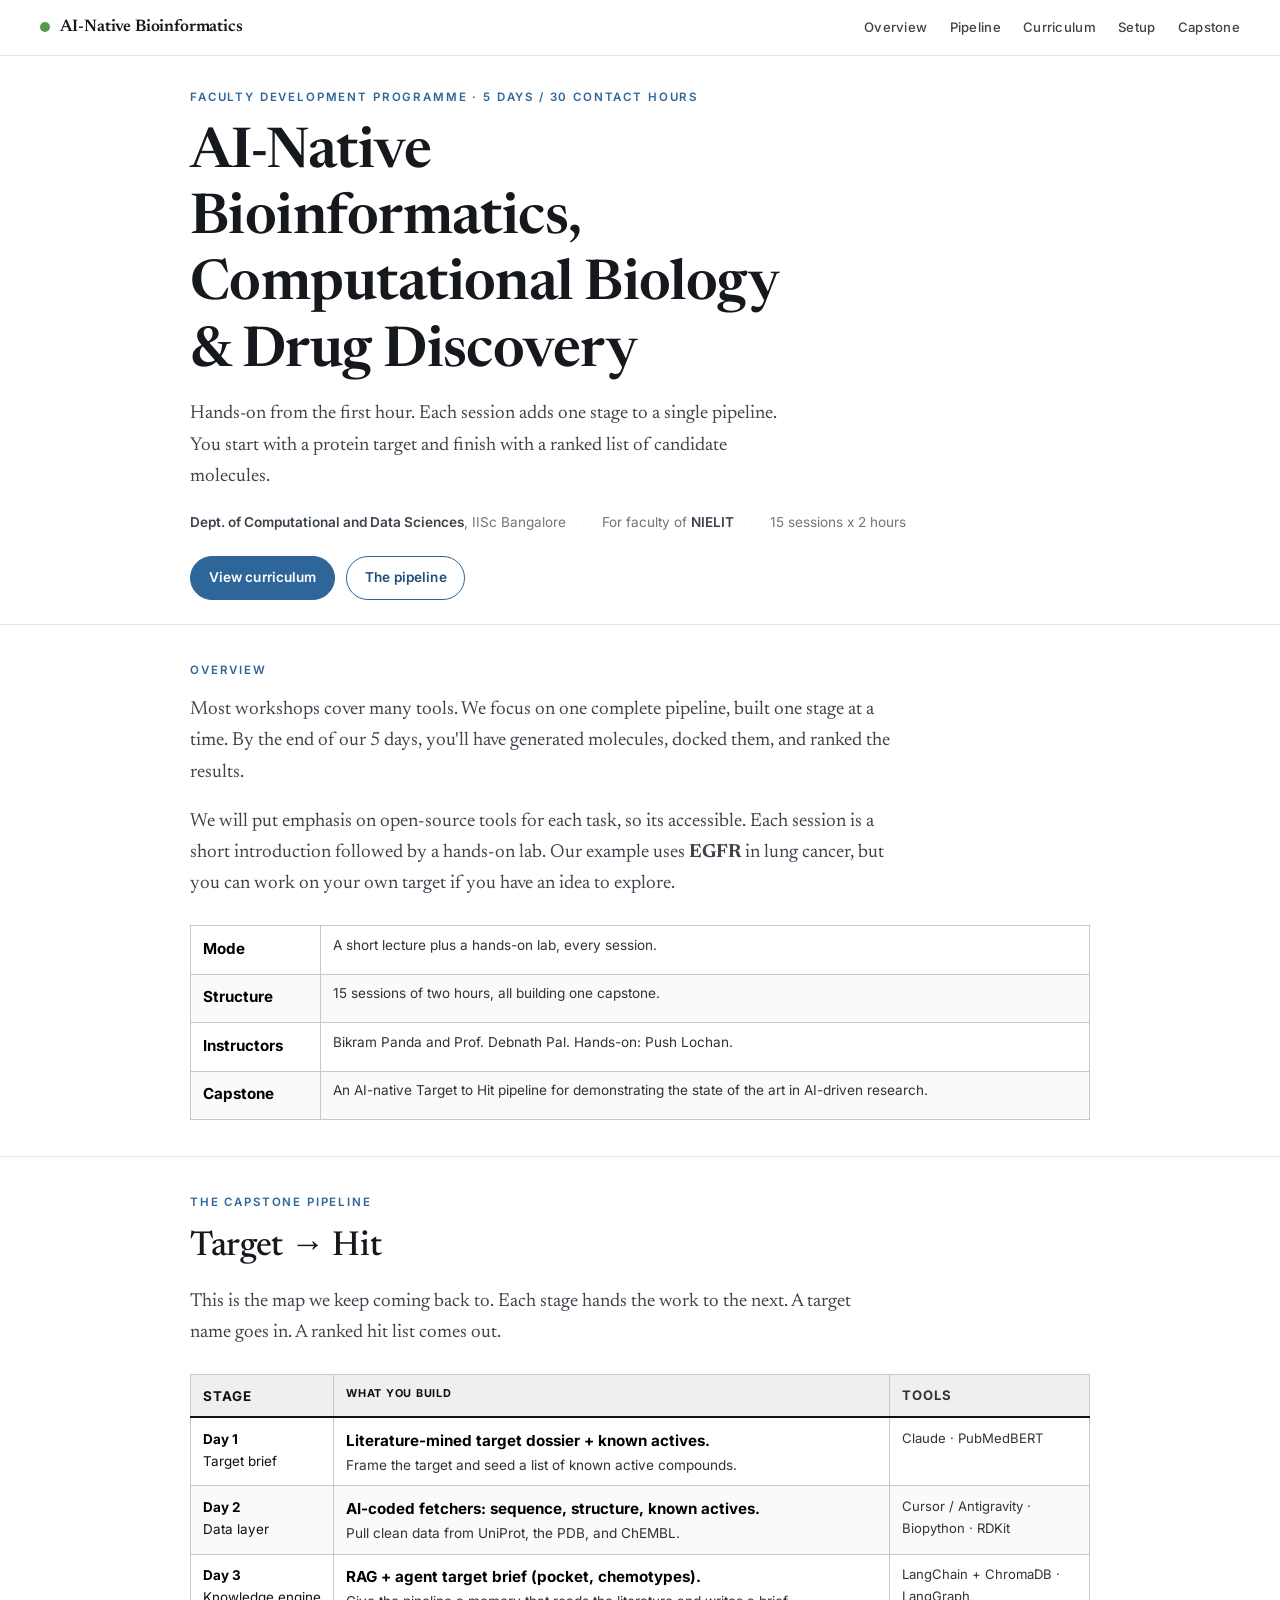
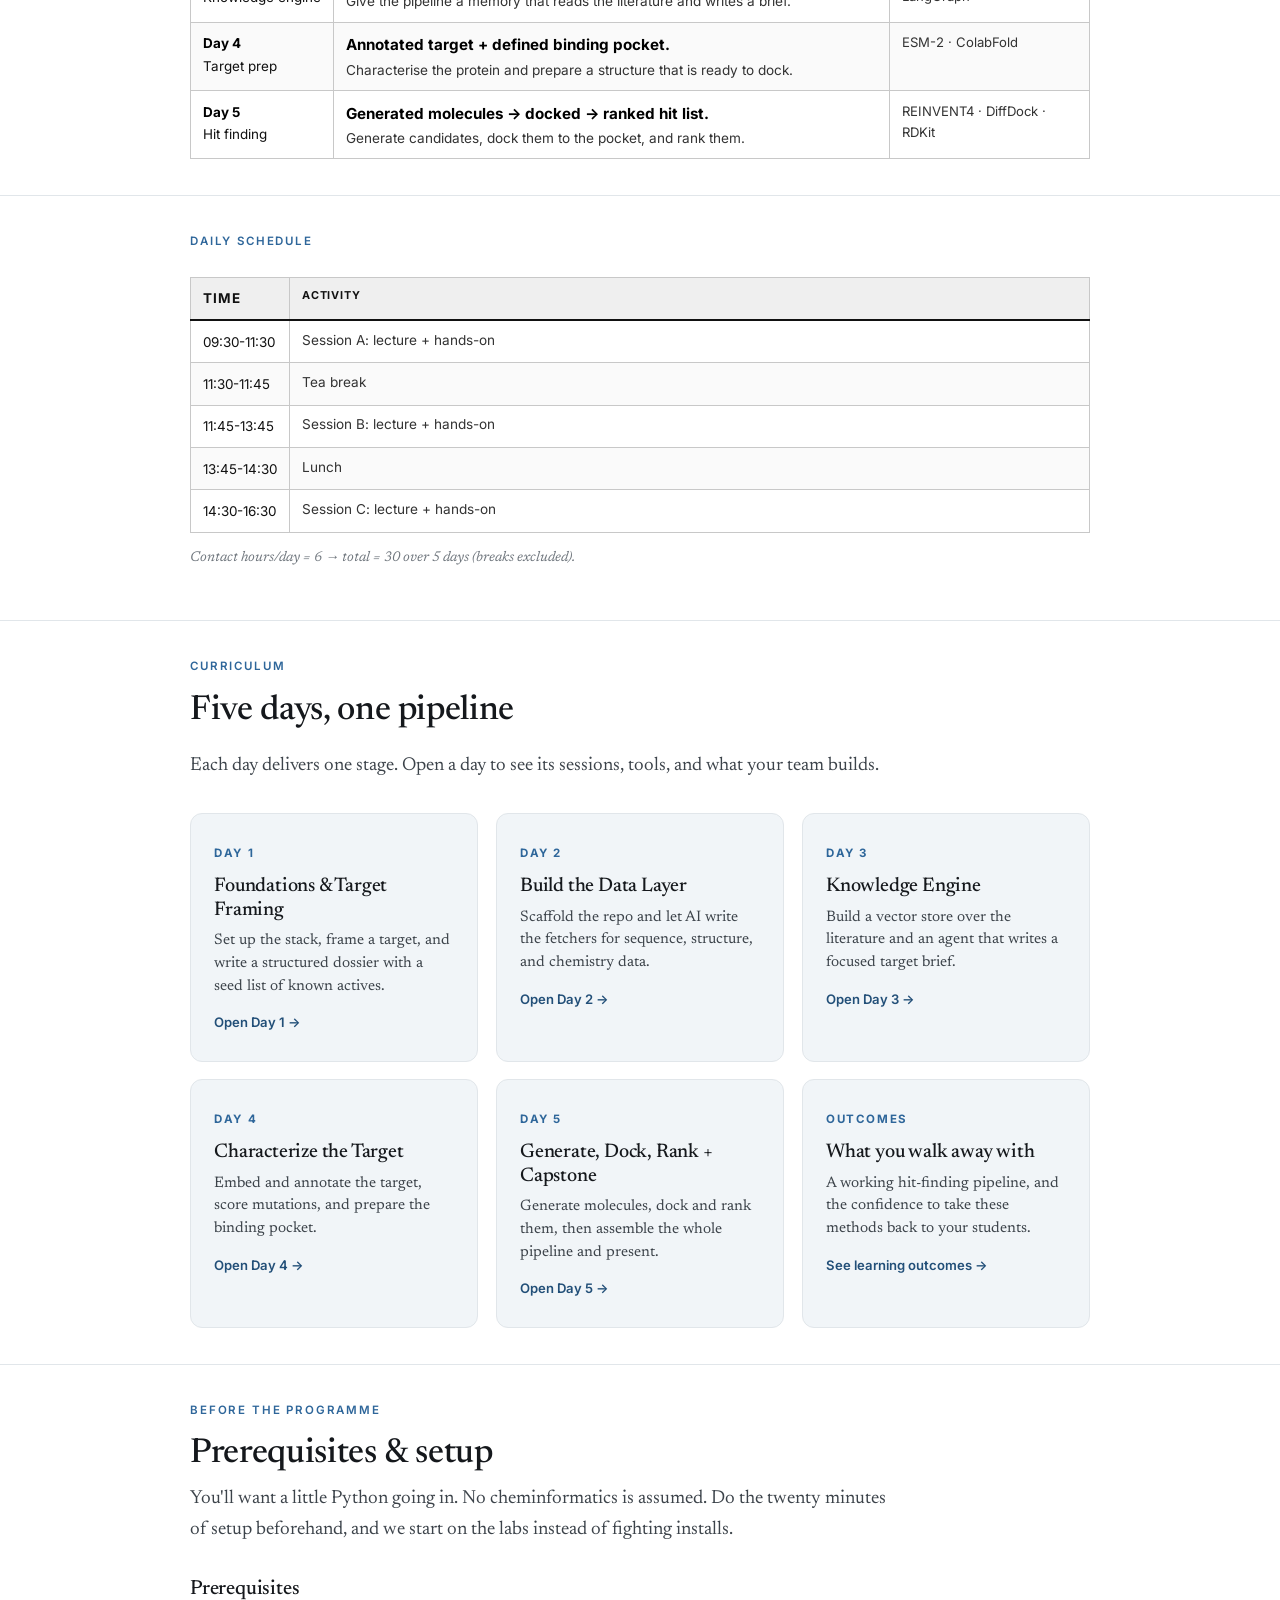
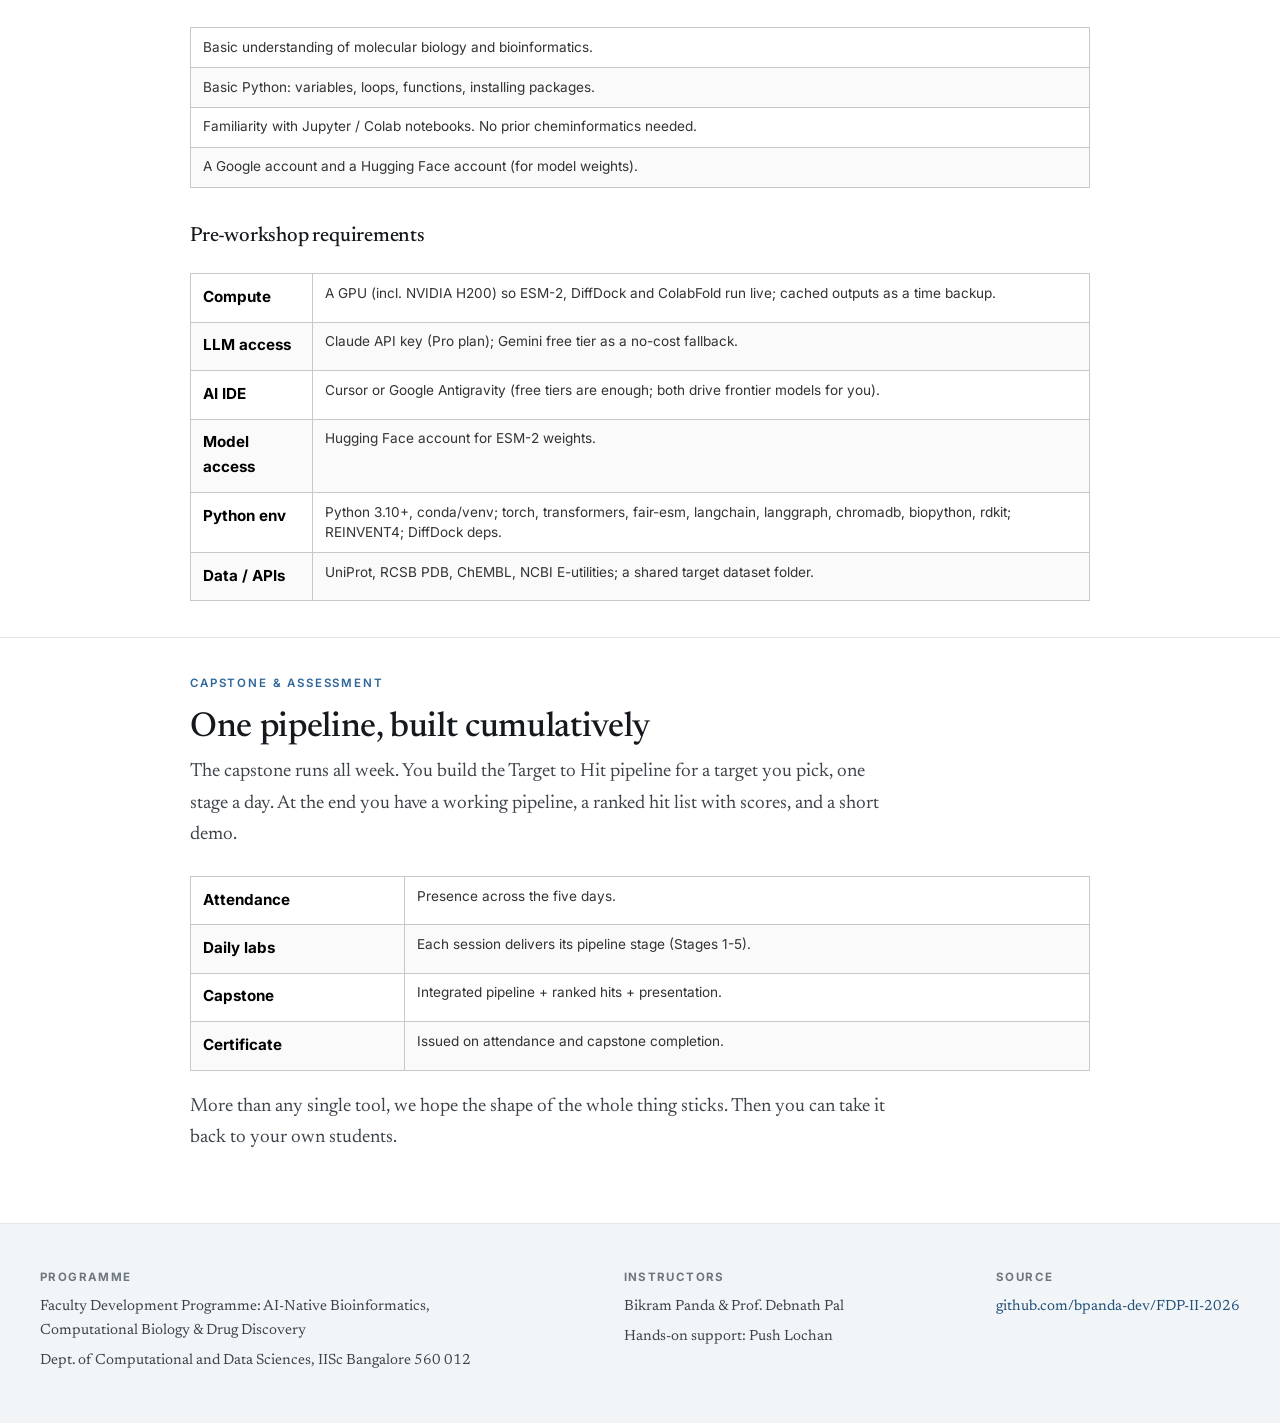
<file: index.html>
<!DOCTYPE html>
<html lang="en">

<head>
  <meta charset="UTF-8" />
  <meta name="viewport" content="width=device-width, initial-scale=1.0" />
  <title>AI-Native Bioinformatics: Faculty Development Programme · IISc Bangalore</title>
  <meta name="description"
    content="A 5-day, hands-on Faculty Development Programme on AI-Native Bioinformatics, Computational Biology & Drug Discovery. Build one Target → Hit pipeline, one stage per day." />
  <link rel="preconnect" href="https://fonts.googleapis.com" />
  <link rel="preconnect" href="https://fonts.gstatic.com" crossorigin />
  <link
    href="https://fonts.googleapis.com/css2?family=Newsreader:ital,opsz,wght@0,6..72,400;0,6..72,500;0,6..72,600;1,6..72,400&family=Inter:wght@400;500;600;700&display=swap"
    rel="stylesheet" />
  <link rel="stylesheet" href="styles.css" />
</head>

<body class="home">

  <header class="nav">
    <div class="nav-inner">
      <a class="brand" href="index.html"><span class="dot"></span> AI-Native Bioinformatics</a>
      <nav class="nav-links">
        <a href="#overview">Overview</a>
        <a href="#pipeline">Pipeline</a>
        <a href="#curriculum">Curriculum</a>
        <a href="#prerequisites">Setup</a>
        <a href="#capstone">Capstone</a>
      </nav>
    </div>
  </header>

  <!-- HERO -->
  <section class="hero">
    <div class="wrap">
      <p class="eyebrow">Faculty Development Programme · 5 days / 30 contact hours</p>
      <h1>AI-Native Bioinformatics, Computational Biology &amp; Drug Discovery</h1>
      <p class="lead">Hands-on from the first hour. Each session adds one stage to a single
        pipeline. You start with a protein target and finish with a ranked list of candidate
        molecules.</p>
      <div class="meta-line">
        <span><strong>Dept. of Computational and Data Sciences</strong>, IISc Bangalore</span>
        <span class="sep">·</span>
        <span>For faculty of <strong>NIELIT</strong></span>
        <span class="sep">·</span>
        <span>15 sessions x 2 hours</span>
      </div>
      <div class="btn-row">
        <a class="btn" href="#curriculum">View curriculum</a>
        <a class="btn ghost" href="#pipeline">The pipeline</a>
      </div>
    </div>
  </section>

  <!-- OVERVIEW -->
  <section class="section" id="overview">
    <div class="wrap">
      <p class="eyebrow">Overview</p>
      <div class="prose">
        <p>Most workshops cover many tools. We focus on one complete pipeline, built one stage at a time. By the end of
          our 5 days, you'll have generated molecules, docked them, and ranked the results.</p>
        <p>We will put emphasis on open-source tools for each task, so its accessible. Each session is a short
          introduction followed by a hands-on lab. Our example uses <strong>EGFR</strong> in lung cancer, but you can
          work on your own target if you have an idea to explore.</p>
      </div>
      <div class="sx-wrap">
        <table class="sx">
          <tbody>
            <tr>
              <td><span class="sx-title">Mode</span></td>
              <td><span class="sx-desc">A short lecture plus a hands-on lab, every session.</span></td>
            </tr>
            <tr>
              <td><span class="sx-title">Structure</span></td>
              <td><span class="sx-desc">15 sessions of two hours, all building one capstone.</span></td>
            </tr>
            <tr>
              <td><span class="sx-title">Instructors</span></td>
              <td><span class="sx-desc">Bikram Panda and Prof. Debnath Pal. Hands-on: Push Lochan.</span></td>
            </tr>
            <tr>
              <td><span class="sx-title">Capstone</span></td>
              <td><span class="sx-desc">An AI-native Target to Hit pipeline for demonstrating the state of the art in
                  AI-driven research.</span></td>
            </tr>
          </tbody>
        </table>
      </div>
    </div>
  </section>

  <!-- PIPELINE -->
  <section class="section" id="pipeline">
    <div class="wrap">
      <p class="eyebrow">The capstone pipeline</p>
      <h2>Target → Hit</h2>
      <p class="lead prose">This is the map we keep coming back to. Each stage hands the work to the
        next. A target name goes in. A ranked hit list comes out.</p>

      <div class="sx-wrap">
        <table class="sx">
          <thead>
            <tr>
              <th class="sx-time">Stage</th>
              <th>What you build</th>
              <th class="sx-tools">Tools</th>
            </tr>
          </thead>
          <tbody>
            <tr>
              <td class="sx-time"><span class="sx-stage">Day 1</span><br />Target brief</td>
              <td><span class="sx-title">Literature-mined target dossier + known actives.</span><span
                  class="sx-desc">Frame the target and seed a list of known active compounds.</span></td>
              <td class="sx-tools">Claude · PubMedBERT</td>
            </tr>
            <tr>
              <td class="sx-time"><span class="sx-stage">Day 2</span><br />Data layer</td>
              <td><span class="sx-title">AI-coded fetchers: sequence, structure, known actives.</span><span
                  class="sx-desc">Pull clean data from UniProt, the PDB, and ChEMBL.</span></td>
              <td class="sx-tools">Cursor / Antigravity · Biopython · RDKit</td>
            </tr>
            <tr>
              <td class="sx-time"><span class="sx-stage">Day 3</span><br />Knowledge engine</td>
              <td><span class="sx-title">RAG + agent target brief (pocket, chemotypes).</span><span class="sx-desc">Give
                  the pipeline a memory that reads the literature and writes a brief.</span></td>
              <td class="sx-tools">LangChain + ChromaDB · LangGraph</td>
            </tr>
            <tr>
              <td class="sx-time"><span class="sx-stage">Day 4</span><br />Target prep</td>
              <td><span class="sx-title">Annotated target + defined binding pocket.</span><span
                  class="sx-desc">Characterise the protein and prepare a structure that is ready to dock.</span></td>
              <td class="sx-tools">ESM-2 · ColabFold</td>
            </tr>
            <tr>
              <td class="sx-time"><span class="sx-stage">Day 5</span><br />Hit finding</td>
              <td><span class="sx-title">Generated molecules → docked → ranked hit list.</span><span
                  class="sx-desc">Generate candidates, dock them to the pocket, and rank them.</span></td>
              <td class="sx-tools">REINVENT4 · DiffDock · RDKit</td>
            </tr>
          </tbody>
        </table>
      </div>
    </div>
  </section>

  <!-- SCHEDULE -->
  <section class="section" id="schedule">
    <div class="wrap">
      <p class="eyebrow">Daily schedule</p>
      <div class="sx-wrap">
        <table class="sx">
          <thead>
            <tr>
              <th class="sx-time">Time</th>
              <th>Activity</th>
            </tr>
          </thead>
          <tbody>
            <tr>
              <td class="sx-time">09:30-11:30</td>
              <td><span class="sx-desc">Session A: lecture + hands-on</span></td>
            </tr>
            <tr>
              <td class="sx-time">11:30-11:45</td>
              <td><span class="sx-desc">Tea break</span></td>
            </tr>
            <tr>
              <td class="sx-time">11:45-13:45</td>
              <td><span class="sx-desc">Session B: lecture + hands-on</span></td>
            </tr>
            <tr>
              <td class="sx-time">13:45-14:30</td>
              <td><span class="sx-desc">Lunch</span></td>
            </tr>
            <tr>
              <td class="sx-time">14:30-16:30</td>
              <td><span class="sx-desc">Session C: lecture + hands-on</span></td>
            </tr>
          </tbody>
        </table>
      </div>
      <p class="note">Contact hours/day = 6 → total = 30 over 5 days (breaks excluded).</p>
    </div>
  </section>

  <!-- CURRICULUM -->
  <section class="section" id="curriculum">
    <div class="wrap">
      <p class="eyebrow">Curriculum</p>
      <h2>Five days, one pipeline</h2>
      <p class="lead prose">Each day delivers one stage. Open a day to see its sessions, tools, and
        what your team builds.</p>

      <div class="cards">
        <a class="card" href="day1.html">
          <span class="card-day">Day 1</span>
          <h3>Foundations &amp; Target Framing</h3>
          <p>Set up the stack, frame a target, and write a structured dossier with a seed list of
            known actives.</p>
          <span class="card-go">Open Day 1 →</span>
        </a>
        <a class="card" href="day2.html">
          <span class="card-day">Day 2</span>
          <h3>Build the Data Layer</h3>
          <p>Scaffold the repo and let AI write the fetchers for sequence, structure, and
            chemistry data.</p>
          <span class="card-go">Open Day 2 →</span>
        </a>
        <a class="card" href="day3.html">
          <span class="card-day">Day 3</span>
          <h3>Knowledge Engine</h3>
          <p>Build a vector store over the literature and an agent that writes a focused target
            brief.</p>
          <span class="card-go">Open Day 3 →</span>
        </a>
        <a class="card" href="day4.html">
          <span class="card-day">Day 4</span>
          <h3>Characterize the Target</h3>
          <p>Embed and annotate the target, score mutations, and prepare the binding pocket.</p>
          <span class="card-go">Open Day 4 →</span>
        </a>
        <a class="card" href="day5.html">
          <span class="card-day">Day 5</span>
          <h3>Generate, Dock, Rank + Capstone</h3>
          <p>Generate molecules, dock and rank them, then assemble the whole pipeline and present.</p>
          <span class="card-go">Open Day 5 →</span>
        </a>
        <a class="card" href="day1.html#outcomes">
          <span class="card-day">Outcomes</span>
          <h3>What you walk away with</h3>
          <p>A working hit-finding pipeline, and the confidence to take these methods back to your
            students.</p>
          <span class="card-go">See learning outcomes →</span>
        </a>
      </div>
    </div>
  </section>

  <!-- PREREQUISITES & SETUP -->
  <section class="section" id="prerequisites">
    <div class="wrap">
      <p class="eyebrow">Before the programme</p>
      <h2>Prerequisites &amp; setup</h2>
      <div class="prose">
        <p>You'll want a little Python going in. No cheminformatics is assumed. Do the twenty minutes
          of setup beforehand, and we start on the labs instead of fighting installs.</p>
      </div>

      <h3 style="margin-top:2rem">Prerequisites</h3>
      <div class="sx-wrap">
        <table class="sx">
          <tbody>
            <tr>
              <td><span class="sx-desc">Basic understanding of molecular biology and bioinformatics.</span></td>
            </tr>
            <tr>
              <td><span class="sx-desc">Basic Python: variables, loops, functions, installing packages.</span></td>
            </tr>
            <tr>
              <td><span class="sx-desc">Familiarity with Jupyter / Colab notebooks. No prior cheminformatics
                  needed.</span></td>
            </tr>
            <tr>
              <td><span class="sx-desc">A Google account and a Hugging Face account (for model weights).</span></td>
            </tr>
          </tbody>
        </table>
      </div>

      <h3 style="margin-top:2.25rem">Pre-workshop requirements</h3>
      <div class="sx-wrap">
        <table class="sx">
          <tbody>
            <tr>
              <td><span class="sx-title">Compute</span></td>
              <td><span class="sx-desc">A GPU (incl. NVIDIA H200) so ESM-2, DiffDock and ColabFold run live; cached
                  outputs as a time backup.</span></td>
            </tr>
            <tr>
              <td><span class="sx-title">LLM access</span></td>
              <td><span class="sx-desc">Claude API key (Pro plan); Gemini free tier as a no-cost fallback.</span></td>
            </tr>
            <tr>
              <td><span class="sx-title">AI IDE</span></td>
              <td><span class="sx-desc">Cursor or Google Antigravity (free tiers are enough; both drive frontier models
                  for you).</span></td>
            </tr>
            <tr>
              <td><span class="sx-title">Model access</span></td>
              <td><span class="sx-desc">Hugging Face account for ESM-2 weights.</span></td>
            </tr>
            <tr>
              <td><span class="sx-title">Python env</span></td>
              <td><span class="sx-desc">Python 3.10+, conda/venv; torch, transformers, fair-esm, langchain, langgraph,
                  chromadb, biopython, rdkit; REINVENT4; DiffDock deps.</span></td>
            </tr>
            <tr>
              <td><span class="sx-title">Data / APIs</span></td>
              <td><span class="sx-desc">UniProt, RCSB PDB, ChEMBL, NCBI E-utilities; a shared target dataset
                  folder.</span></td>
            </tr>
          </tbody>
        </table>
      </div>
    </div>
  </section>

  <!-- CAPSTONE & ASSESSMENT -->
  <section class="section" id="capstone">
    <div class="wrap">
      <p class="eyebrow">Capstone &amp; assessment</p>
      <h2>One pipeline, built cumulatively</h2>
      <div class="prose">
        <p>The capstone runs all week. You build the Target to Hit pipeline for a target you pick,
          one stage a day. At the end you have a working pipeline, a ranked hit list with scores, and
          a short demo.</p>
      </div>
      <div class="sx-wrap">
        <table class="sx">
          <tbody>
            <tr>
              <td><span class="sx-title">Attendance</span></td>
              <td><span class="sx-desc">Presence across the five days.</span></td>
            </tr>
            <tr>
              <td><span class="sx-title">Daily labs</span></td>
              <td><span class="sx-desc">Each session delivers its pipeline stage (Stages 1-5).</span></td>
            </tr>
            <tr>
              <td><span class="sx-title">Capstone</span></td>
              <td><span class="sx-desc">Integrated pipeline + ranked hits + presentation.</span></td>
            </tr>
            <tr>
              <td><span class="sx-title">Certificate</span></td>
              <td><span class="sx-desc">Issued on attendance and capstone completion.</span></td>
            </tr>
          </tbody>
        </table>
      </div>
      <div class="prose" style="margin-top:1.25rem">
        <p>More than any single tool, we hope the shape of the whole thing sticks. Then you can take
          it back to your own students.</p>
      </div>
    </div>
  </section>

  <!-- FOOTER -->
  <footer class="footer">
    <div class="wrap">
      <div>
        <p class="label">Programme</p>
        <p>Faculty Development Programme: AI-Native Bioinformatics,<br />Computational Biology &amp; Drug Discovery</p>
        <p class="muted">Dept. of Computational and Data Sciences, IISc Bangalore 560 012</p>
      </div>
      <div>
        <p class="label">Instructors</p>
        <p>Bikram Panda & Prof. Debnath Pal</p>
        <p class="muted">Hands-on support: Push Lochan</p>
      </div>
      <div>
        <p class="label">Source</p>
        <p><a href="https://github.com/bpanda-dev/FDP-II-2026">github.com/bpanda-dev/FDP-II-2026</a></p>
      </div>
    </div>
  </footer>

</body>

</html>
</file>
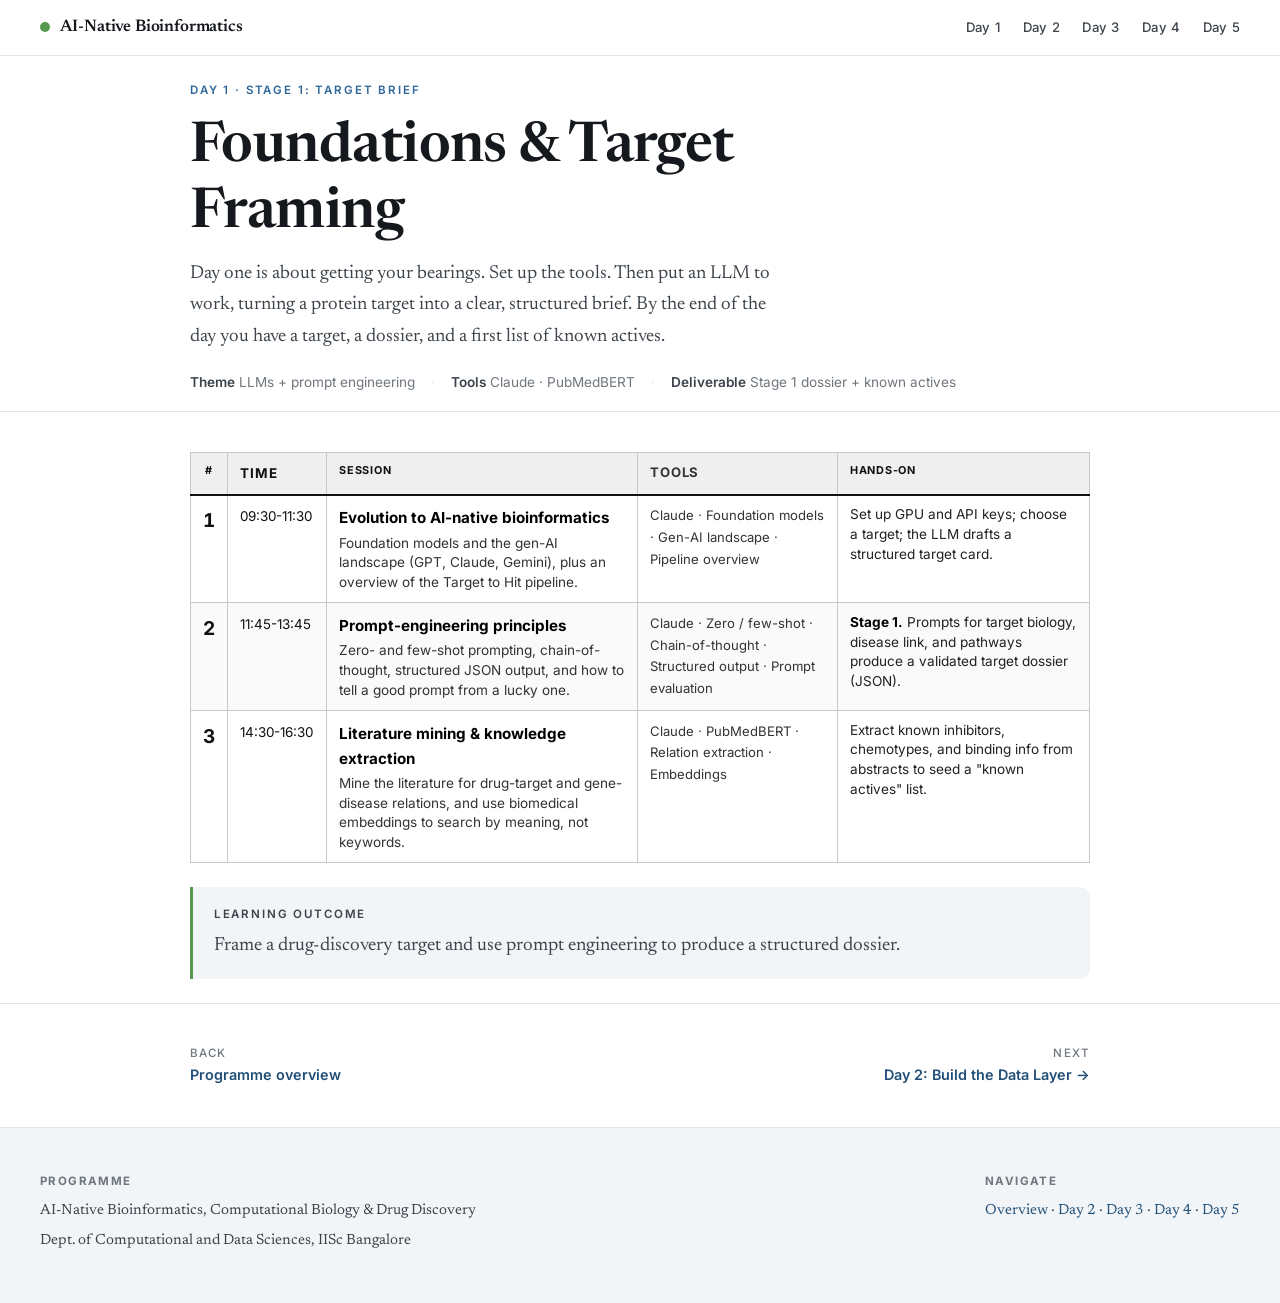
<file: day1.html>
<!DOCTYPE html>
<html lang="en">
<head>
  <meta charset="UTF-8" />
  <meta name="viewport" content="width=device-width, initial-scale=1.0" />
  <title>Day 1: Foundations &amp; Target Framing · AI-Native Bioinformatics</title>
  <meta name="description" content="Day 1: LLMs and prompt engineering. Set up the stack, frame a drug-discovery target, and produce a structured dossier with a seed list of known actives." />
  <link rel="preconnect" href="https://fonts.googleapis.com" />
  <link rel="preconnect" href="https://fonts.gstatic.com" crossorigin />
  <link href="https://fonts.googleapis.com/css2?family=Newsreader:ital,opsz,wght@0,6..72,400;0,6..72,500;0,6..72,600;1,6..72,400&family=Inter:wght@400;500;600;700&display=swap" rel="stylesheet" />
  <link rel="stylesheet" href="styles.css" />
</head>
<body class="day">

  <header class="nav">
    <div class="nav-inner">
      <a class="brand" href="index.html"><span class="dot"></span> AI-Native Bioinformatics</a>
      <nav class="nav-links">
        <a href="day1.html">Day 1</a>
        <a href="day2.html">Day 2</a>
        <a href="day3.html">Day 3</a>
        <a href="day4.html">Day 4</a>
        <a href="day5.html">Day 5</a>
      </nav>
    </div>
  </header>

  <section class="hero">
    <div class="wrap">
      <p class="eyebrow">Day 1 · Stage 1: Target brief</p>
      <h1>Foundations &amp; Target Framing</h1>
      <p class="lead prose">Day one is about getting your bearings. Set up the tools. Then put an LLM
        to work, turning a protein target into a clear, structured brief. By the end of the day you
        have a target, a dossier, and a first list of known actives.</p>
      <div class="meta-line">
        <span><strong>Theme</strong> LLMs + prompt engineering</span>
        <span class="sep">·</span>
        <span><strong>Tools</strong> Claude · PubMedBERT</span>
        <span class="sep">·</span>
        <span><strong>Deliverable</strong> Stage 1 dossier + known actives</span>
      </div>
    </div>
  </section>

  <section class="section">
    <div class="wrap">
      <div class="sx-wrap">
        <table class="sx">
          <thead>
            <tr>
              <th class="sx-n">#</th>
              <th class="sx-time">Time</th>
              <th>Session</th>
              <th class="sx-tools">Tools</th>
              <th>Hands-on</th>
            </tr>
          </thead>
          <tbody>
            <tr>
              <td class="sx-n">1</td>
              <td class="sx-time">09:30-11:30</td>
              <td><span class="sx-title">Evolution to AI-native bioinformatics</span><span class="sx-desc">Foundation models and the gen-AI landscape (GPT, Claude, Gemini), plus an overview of the Target to Hit pipeline.</span></td>
              <td class="sx-tools">Claude · Foundation models · Gen-AI landscape · Pipeline overview</td>
              <td class="sx-hands">Set up GPU and API keys; choose a target; the LLM drafts a structured target card.</td>
            </tr>
            <tr>
              <td class="sx-n">2</td>
              <td class="sx-time">11:45-13:45</td>
              <td><span class="sx-title">Prompt-engineering principles</span><span class="sx-desc">Zero- and few-shot prompting, chain-of-thought, structured JSON output, and how to tell a good prompt from a lucky one.</span></td>
              <td class="sx-tools">Claude · Zero / few-shot · Chain-of-thought · Structured output · Prompt evaluation</td>
              <td class="sx-hands"><span class="sx-stage">Stage 1.</span> Prompts for target biology, disease link, and pathways produce a validated target dossier (JSON).</td>
            </tr>
            <tr>
              <td class="sx-n">3</td>
              <td class="sx-time">14:30-16:30</td>
              <td><span class="sx-title">Literature mining &amp; knowledge extraction</span><span class="sx-desc">Mine the literature for drug-target and gene-disease relations, and use biomedical embeddings to search by meaning, not keywords.</span></td>
              <td class="sx-tools">Claude · PubMedBERT · Relation extraction · Embeddings</td>
              <td class="sx-hands">Extract known inhibitors, chemotypes, and binding info from abstracts to seed a "known actives" list.</td>
            </tr>
          </tbody>
        </table>
      </div>

      <div class="callout" id="outcomes">
        <p class="eyebrow">Learning outcome</p>
        <p>Frame a drug-discovery target and use prompt engineering to produce a structured dossier.</p>
      </div>
    </div>
  </section>

  <section class="section">
    <div class="wrap">
      <nav class="pager">
        <a href="index.html"><span class="small">Back</span>Programme overview</a>
        <a class="next" href="day2.html"><span class="small">Next</span>Day 2: Build the Data Layer →</a>
      </nav>
    </div>
  </section>

  <footer class="footer">
    <div class="wrap">
      <div>
        <p class="label">Programme</p>
        <p>AI-Native Bioinformatics, Computational Biology &amp; Drug Discovery</p>
        <p class="muted">Dept. of Computational and Data Sciences, IISc Bangalore</p>
      </div>
      <div>
        <p class="label">Navigate</p>
        <p><a href="index.html">Overview</a> · <a href="day2.html">Day 2</a> · <a href="day3.html">Day 3</a> · <a href="day4.html">Day 4</a> · <a href="day5.html">Day 5</a></p>
      </div>
    </div>
  </footer>

</body>
</html>
</file>
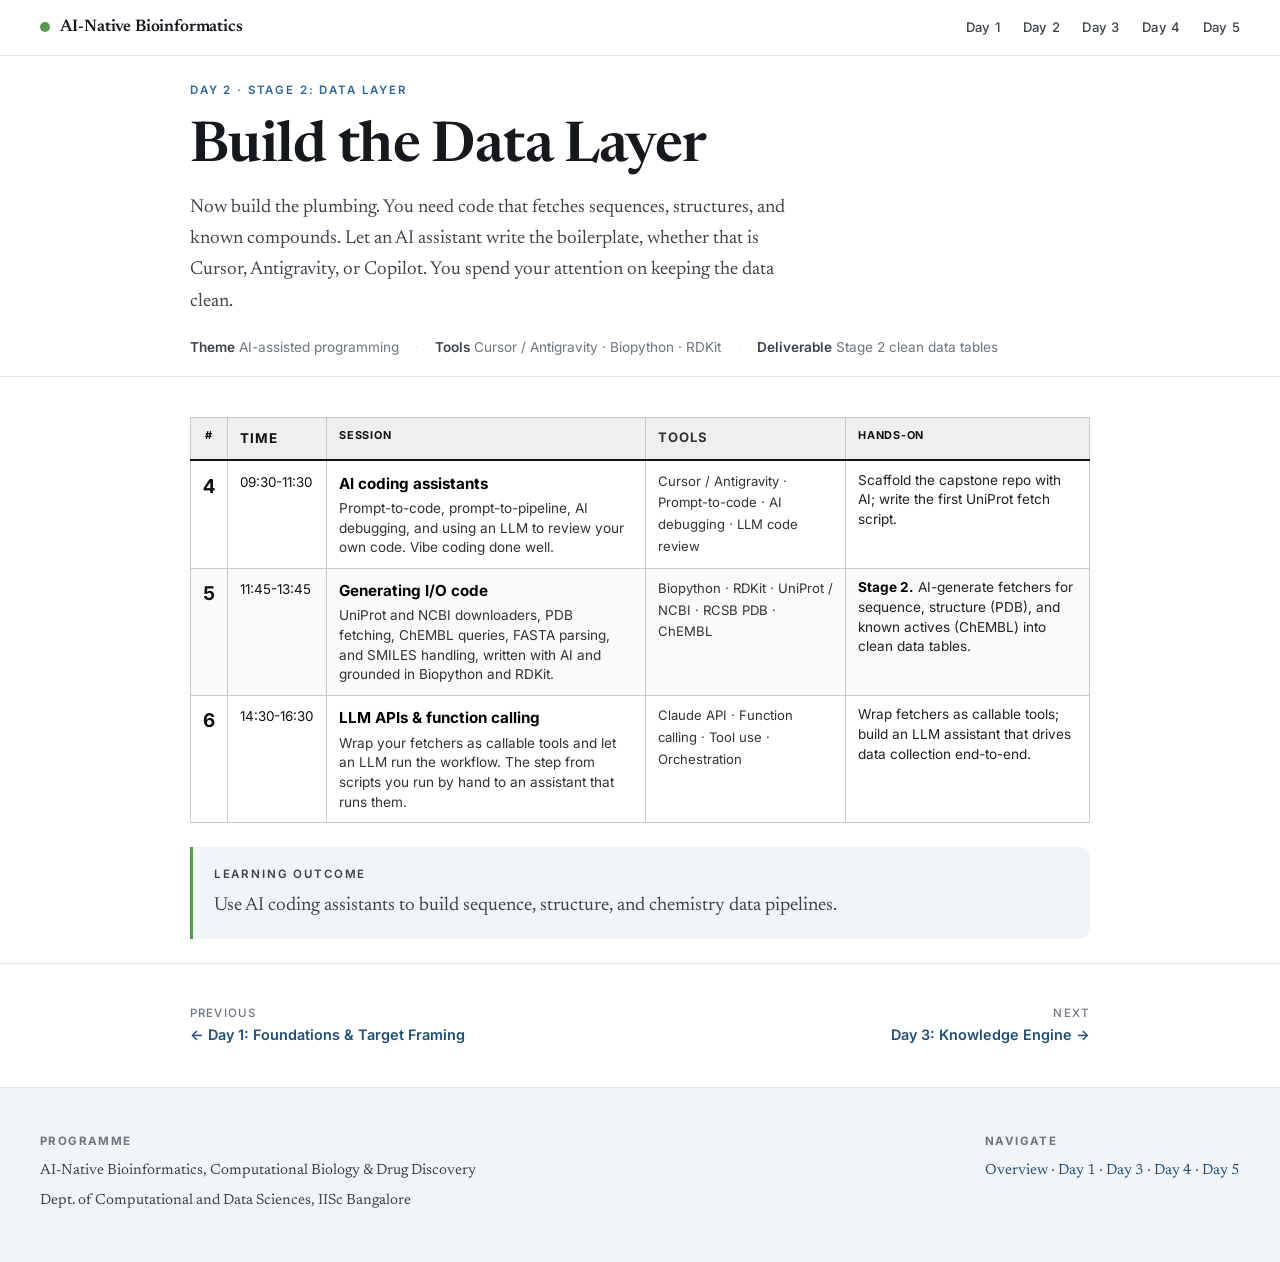
<file: day2.html>
<!DOCTYPE html>
<html lang="en">
<head>
  <meta charset="UTF-8" />
  <meta name="viewport" content="width=device-width, initial-scale=1.0" />
  <title>Day 2: Build the Data Layer · AI-Native Bioinformatics</title>
  <meta name="description" content="Day 2: AI-assisted programming. Scaffold the capstone repo and generate fetchers for sequence, structure and chemistry data, then orchestrate them with function calling." />
  <link rel="preconnect" href="https://fonts.googleapis.com" />
  <link rel="preconnect" href="https://fonts.gstatic.com" crossorigin />
  <link href="https://fonts.googleapis.com/css2?family=Newsreader:ital,opsz,wght@0,6..72,400;0,6..72,500;0,6..72,600;1,6..72,400&family=Inter:wght@400;500;600;700&display=swap" rel="stylesheet" />
  <link rel="stylesheet" href="styles.css" />
</head>
<body class="day">

  <header class="nav">
    <div class="nav-inner">
      <a class="brand" href="index.html"><span class="dot"></span> AI-Native Bioinformatics</a>
      <nav class="nav-links">
        <a href="day1.html">Day 1</a>
        <a href="day2.html">Day 2</a>
        <a href="day3.html">Day 3</a>
        <a href="day4.html">Day 4</a>
        <a href="day5.html">Day 5</a>
      </nav>
    </div>
  </header>

  <section class="hero">
    <div class="wrap">
      <p class="eyebrow">Day 2 · Stage 2: Data layer</p>
      <h1>Build the Data Layer</h1>
      <p class="lead prose">Now build the plumbing. You need code that fetches sequences, structures,
        and known compounds. Let an AI assistant write the boilerplate, whether that is Cursor,
        Antigravity, or Copilot. You spend your attention on keeping the data clean.</p>
      <div class="meta-line">
        <span><strong>Theme</strong> AI-assisted programming</span>
        <span class="sep">·</span>
        <span><strong>Tools</strong> Cursor / Antigravity · Biopython · RDKit</span>
        <span class="sep">·</span>
        <span><strong>Deliverable</strong> Stage 2 clean data tables</span>
      </div>
    </div>
  </section>

  <section class="section">
    <div class="wrap">
      <div class="sx-wrap">
        <table class="sx">
          <thead>
            <tr>
              <th class="sx-n">#</th>
              <th class="sx-time">Time</th>
              <th>Session</th>
              <th class="sx-tools">Tools</th>
              <th>Hands-on</th>
            </tr>
          </thead>
          <tbody>
            <tr>
              <td class="sx-n">4</td>
              <td class="sx-time">09:30-11:30</td>
              <td><span class="sx-title">AI coding assistants</span><span class="sx-desc">Prompt-to-code, prompt-to-pipeline, AI debugging, and using an LLM to review your own code. Vibe coding done well.</span></td>
              <td class="sx-tools">Cursor / Antigravity · Prompt-to-code · AI debugging · LLM code review</td>
              <td class="sx-hands">Scaffold the capstone repo with AI; write the first UniProt fetch script.</td>
            </tr>
            <tr>
              <td class="sx-n">5</td>
              <td class="sx-time">11:45-13:45</td>
              <td><span class="sx-title">Generating I/O code</span><span class="sx-desc">UniProt and NCBI downloaders, PDB fetching, ChEMBL queries, FASTA parsing, and SMILES handling, written with AI and grounded in Biopython and RDKit.</span></td>
              <td class="sx-tools">Biopython · RDKit · UniProt / NCBI · RCSB PDB · ChEMBL</td>
              <td class="sx-hands"><span class="sx-stage">Stage 2.</span> AI-generate fetchers for sequence, structure (PDB), and known actives (ChEMBL) into clean data tables.</td>
            </tr>
            <tr>
              <td class="sx-n">6</td>
              <td class="sx-time">14:30-16:30</td>
              <td><span class="sx-title">LLM APIs &amp; function calling</span><span class="sx-desc">Wrap your fetchers as callable tools and let an LLM run the workflow. The step from scripts you run by hand to an assistant that runs them.</span></td>
              <td class="sx-tools">Claude API · Function calling · Tool use · Orchestration</td>
              <td class="sx-hands">Wrap fetchers as callable tools; build an LLM assistant that drives data collection end-to-end.</td>
            </tr>
          </tbody>
        </table>
      </div>

      <div class="callout" id="outcomes">
        <p class="eyebrow">Learning outcome</p>
        <p>Use AI coding assistants to build sequence, structure, and chemistry data pipelines.</p>
      </div>
    </div>
  </section>

  <section class="section">
    <div class="wrap">
      <nav class="pager">
        <a href="day1.html"><span class="small">Previous</span>← Day 1: Foundations &amp; Target Framing</a>
        <a class="next" href="day3.html"><span class="small">Next</span>Day 3: Knowledge Engine →</a>
      </nav>
    </div>
  </section>

  <footer class="footer">
    <div class="wrap">
      <div>
        <p class="label">Programme</p>
        <p>AI-Native Bioinformatics, Computational Biology &amp; Drug Discovery</p>
        <p class="muted">Dept. of Computational and Data Sciences, IISc Bangalore</p>
      </div>
      <div>
        <p class="label">Navigate</p>
        <p><a href="index.html">Overview</a> · <a href="day1.html">Day 1</a> · <a href="day3.html">Day 3</a> · <a href="day4.html">Day 4</a> · <a href="day5.html">Day 5</a></p>
      </div>
    </div>
  </footer>

</body>
</html>
</file>
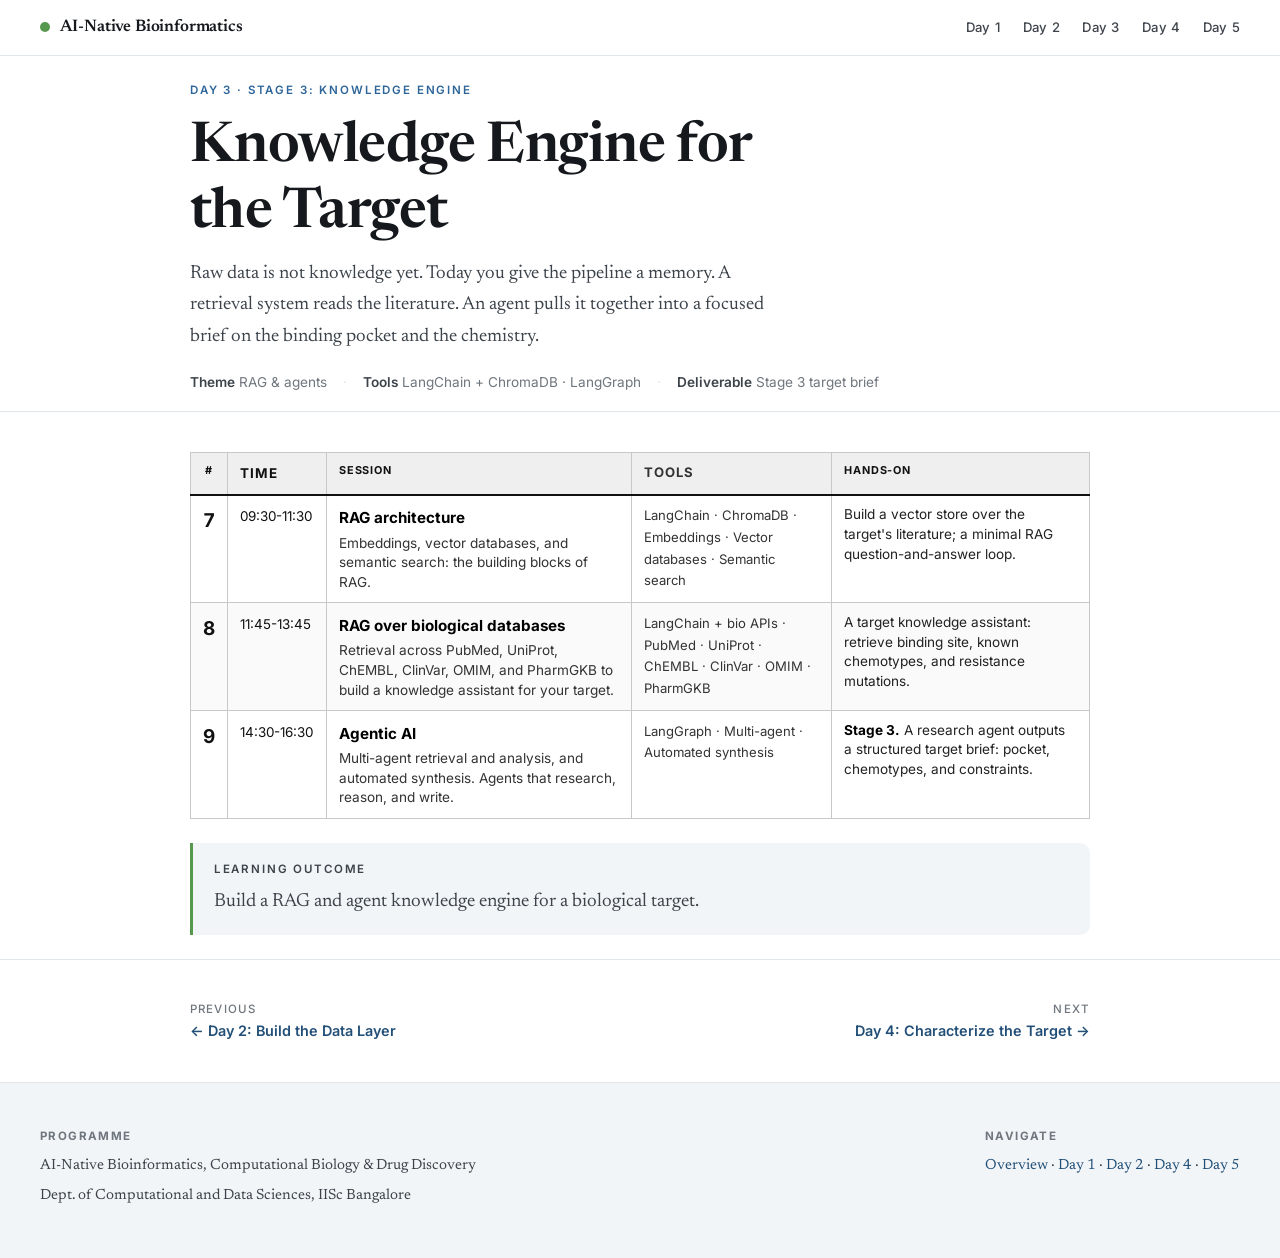
<file: day3.html>
<!DOCTYPE html>
<html lang="en">
<head>
  <meta charset="UTF-8" />
  <meta name="viewport" content="width=device-width, initial-scale=1.0" />
  <title>Day 3: Knowledge Engine for the Target · AI-Native Bioinformatics</title>
  <meta name="description" content="Day 3: RAG and agents. Build a vector store over the target's literature and a multi-agent system that synthesises a focused brief on the pocket and chemotypes." />
  <link rel="preconnect" href="https://fonts.googleapis.com" />
  <link rel="preconnect" href="https://fonts.gstatic.com" crossorigin />
  <link href="https://fonts.googleapis.com/css2?family=Newsreader:ital,opsz,wght@0,6..72,400;0,6..72,500;0,6..72,600;1,6..72,400&family=Inter:wght@400;500;600;700&display=swap" rel="stylesheet" />
  <link rel="stylesheet" href="styles.css" />
</head>
<body class="day">

  <header class="nav">
    <div class="nav-inner">
      <a class="brand" href="index.html"><span class="dot"></span> AI-Native Bioinformatics</a>
      <nav class="nav-links">
        <a href="day1.html">Day 1</a>
        <a href="day2.html">Day 2</a>
        <a href="day3.html">Day 3</a>
        <a href="day4.html">Day 4</a>
        <a href="day5.html">Day 5</a>
      </nav>
    </div>
  </header>

  <section class="hero">
    <div class="wrap">
      <p class="eyebrow">Day 3 · Stage 3: Knowledge engine</p>
      <h1>Knowledge Engine for the Target</h1>
      <p class="lead prose">Raw data is not knowledge yet. Today you give the pipeline a memory. A
        retrieval system reads the literature. An agent pulls it together into a focused brief on the
        binding pocket and the chemistry.</p>
      <div class="meta-line">
        <span><strong>Theme</strong> RAG &amp; agents</span>
        <span class="sep">·</span>
        <span><strong>Tools</strong> LangChain + ChromaDB · LangGraph</span>
        <span class="sep">·</span>
        <span><strong>Deliverable</strong> Stage 3 target brief</span>
      </div>
    </div>
  </section>

  <section class="section">
    <div class="wrap">
      <div class="sx-wrap">
        <table class="sx">
          <thead>
            <tr>
              <th class="sx-n">#</th>
              <th class="sx-time">Time</th>
              <th>Session</th>
              <th class="sx-tools">Tools</th>
              <th>Hands-on</th>
            </tr>
          </thead>
          <tbody>
            <tr>
              <td class="sx-n">7</td>
              <td class="sx-time">09:30-11:30</td>
              <td><span class="sx-title">RAG architecture</span><span class="sx-desc">Embeddings, vector databases, and semantic search: the building blocks of RAG.</span></td>
              <td class="sx-tools">LangChain · ChromaDB · Embeddings · Vector databases · Semantic search</td>
              <td class="sx-hands">Build a vector store over the target's literature; a minimal RAG question-and-answer loop.</td>
            </tr>
            <tr>
              <td class="sx-n">8</td>
              <td class="sx-time">11:45-13:45</td>
              <td><span class="sx-title">RAG over biological databases</span><span class="sx-desc">Retrieval across PubMed, UniProt, ChEMBL, ClinVar, OMIM, and PharmGKB to build a knowledge assistant for your target.</span></td>
              <td class="sx-tools">LangChain + bio APIs · PubMed · UniProt · ChEMBL · ClinVar · OMIM · PharmGKB</td>
              <td class="sx-hands">A target knowledge assistant: retrieve binding site, known chemotypes, and resistance mutations.</td>
            </tr>
            <tr>
              <td class="sx-n">9</td>
              <td class="sx-time">14:30-16:30</td>
              <td><span class="sx-title">Agentic AI</span><span class="sx-desc">Multi-agent retrieval and analysis, and automated synthesis. Agents that research, reason, and write.</span></td>
              <td class="sx-tools">LangGraph · Multi-agent · Automated synthesis</td>
              <td class="sx-hands"><span class="sx-stage">Stage 3.</span> A research agent outputs a structured target brief: pocket, chemotypes, and constraints.</td>
            </tr>
          </tbody>
        </table>
      </div>

      <div class="callout" id="outcomes">
        <p class="eyebrow">Learning outcome</p>
        <p>Build a RAG and agent knowledge engine for a biological target.</p>
      </div>
    </div>
  </section>

  <section class="section">
    <div class="wrap">
      <nav class="pager">
        <a href="day2.html"><span class="small">Previous</span>← Day 2: Build the Data Layer</a>
        <a class="next" href="day4.html"><span class="small">Next</span>Day 4: Characterize the Target →</a>
      </nav>
    </div>
  </section>

  <footer class="footer">
    <div class="wrap">
      <div>
        <p class="label">Programme</p>
        <p>AI-Native Bioinformatics, Computational Biology &amp; Drug Discovery</p>
        <p class="muted">Dept. of Computational and Data Sciences, IISc Bangalore</p>
      </div>
      <div>
        <p class="label">Navigate</p>
        <p><a href="index.html">Overview</a> · <a href="day1.html">Day 1</a> · <a href="day2.html">Day 2</a> · <a href="day4.html">Day 4</a> · <a href="day5.html">Day 5</a></p>
      </div>
    </div>
  </footer>

</body>
</html>
</file>
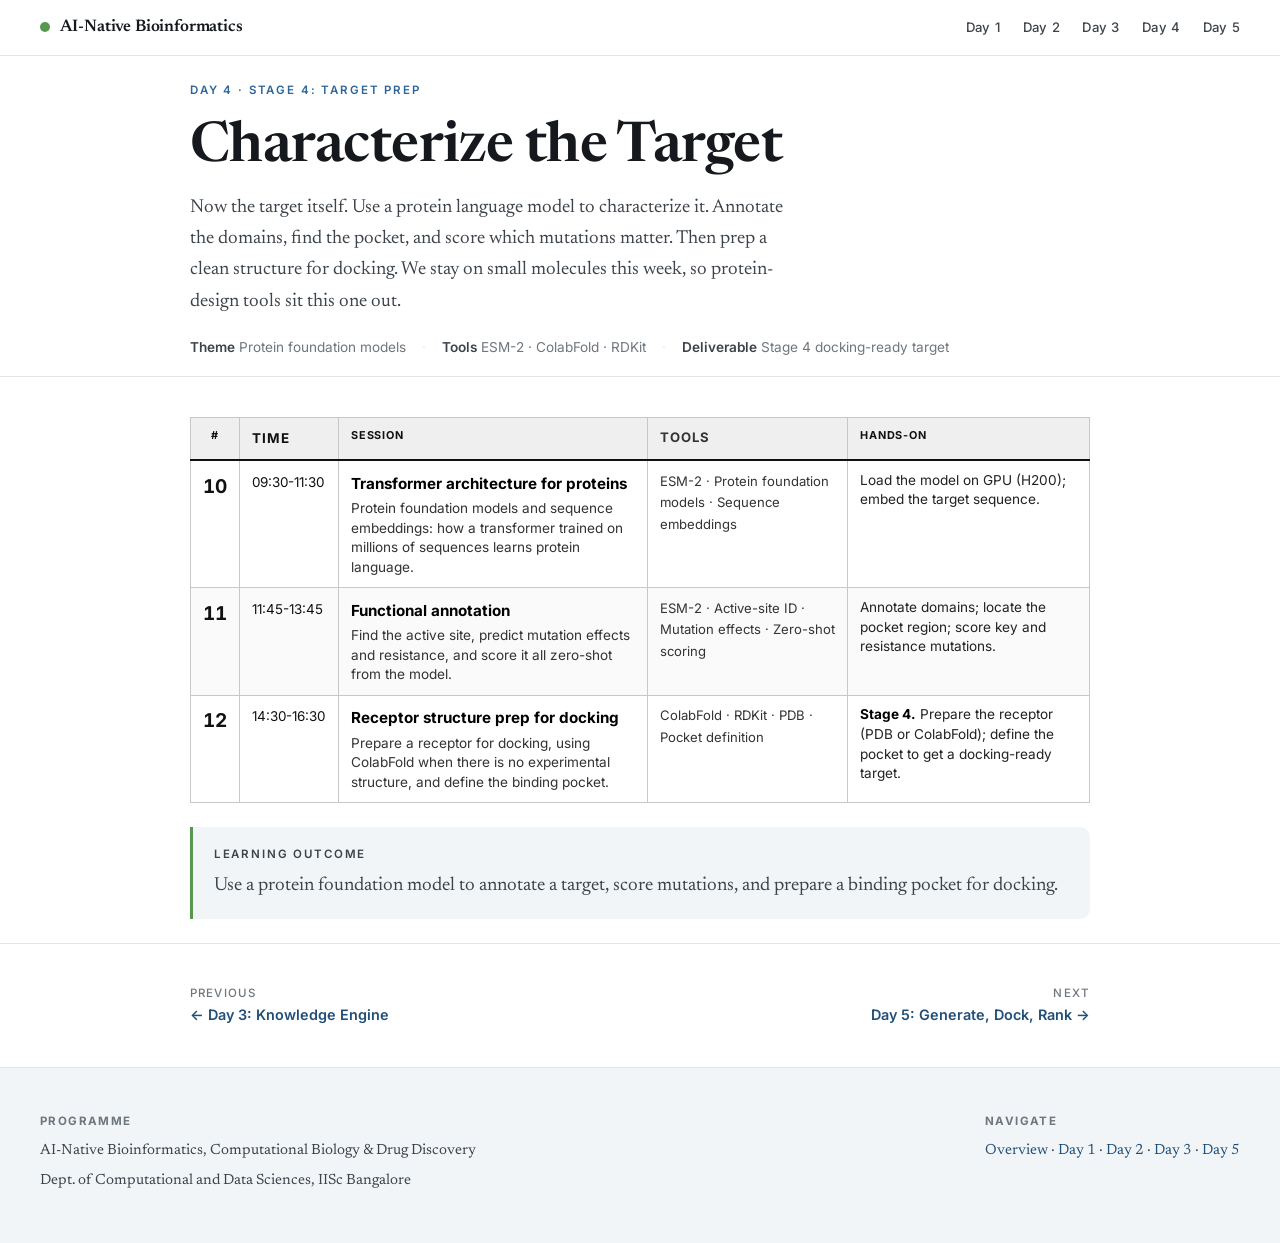
<file: day4.html>
<!DOCTYPE html>
<html lang="en">
<head>
  <meta charset="UTF-8" />
  <meta name="viewport" content="width=device-width, initial-scale=1.0" />
  <title>Day 4: Characterize the Target · AI-Native Bioinformatics</title>
  <meta name="description" content="Day 4: Protein foundation models. Embed and annotate the target with ESM-2, score mutations, and prepare a docking-ready binding pocket with ColabFold." />
  <link rel="preconnect" href="https://fonts.googleapis.com" />
  <link rel="preconnect" href="https://fonts.gstatic.com" crossorigin />
  <link href="https://fonts.googleapis.com/css2?family=Newsreader:ital,opsz,wght@0,6..72,400;0,6..72,500;0,6..72,600;1,6..72,400&family=Inter:wght@400;500;600;700&display=swap" rel="stylesheet" />
  <link rel="stylesheet" href="styles.css" />
</head>
<body class="day">

  <header class="nav">
    <div class="nav-inner">
      <a class="brand" href="index.html"><span class="dot"></span> AI-Native Bioinformatics</a>
      <nav class="nav-links">
        <a href="day1.html">Day 1</a>
        <a href="day2.html">Day 2</a>
        <a href="day3.html">Day 3</a>
        <a href="day4.html">Day 4</a>
        <a href="day5.html">Day 5</a>
      </nav>
    </div>
  </header>

  <section class="hero">
    <div class="wrap">
      <p class="eyebrow">Day 4 · Stage 4: Target prep</p>
      <h1>Characterize the Target</h1>
      <p class="lead prose">Now the target itself. Use a protein language model to characterize it.
        Annotate the domains, find the pocket, and score which mutations matter. Then prep a clean
        structure for docking. We stay on small molecules this week, so protein-design tools sit this
        one out.</p>
      <div class="meta-line">
        <span><strong>Theme</strong> Protein foundation models</span>
        <span class="sep">·</span>
        <span><strong>Tools</strong> ESM-2 · ColabFold · RDKit</span>
        <span class="sep">·</span>
        <span><strong>Deliverable</strong> Stage 4 docking-ready target</span>
      </div>
    </div>
  </section>

  <section class="section">
    <div class="wrap">
      <div class="sx-wrap">
        <table class="sx">
          <thead>
            <tr>
              <th class="sx-n">#</th>
              <th class="sx-time">Time</th>
              <th>Session</th>
              <th class="sx-tools">Tools</th>
              <th>Hands-on</th>
            </tr>
          </thead>
          <tbody>
            <tr>
              <td class="sx-n">10</td>
              <td class="sx-time">09:30-11:30</td>
              <td><span class="sx-title">Transformer architecture for proteins</span><span class="sx-desc">Protein foundation models and sequence embeddings: how a transformer trained on millions of sequences learns protein language.</span></td>
              <td class="sx-tools">ESM-2 · Protein foundation models · Sequence embeddings</td>
              <td class="sx-hands">Load the model on GPU (H200); embed the target sequence.</td>
            </tr>
            <tr>
              <td class="sx-n">11</td>
              <td class="sx-time">11:45-13:45</td>
              <td><span class="sx-title">Functional annotation</span><span class="sx-desc">Find the active site, predict mutation effects and resistance, and score it all zero-shot from the model.</span></td>
              <td class="sx-tools">ESM-2 · Active-site ID · Mutation effects · Zero-shot scoring</td>
              <td class="sx-hands">Annotate domains; locate the pocket region; score key and resistance mutations.</td>
            </tr>
            <tr>
              <td class="sx-n">12</td>
              <td class="sx-time">14:30-16:30</td>
              <td><span class="sx-title">Receptor structure prep for docking</span><span class="sx-desc">Prepare a receptor for docking, using ColabFold when there is no experimental structure, and define the binding pocket.</span></td>
              <td class="sx-tools">ColabFold · RDKit · PDB · Pocket definition</td>
              <td class="sx-hands"><span class="sx-stage">Stage 4.</span> Prepare the receptor (PDB or ColabFold); define the pocket to get a docking-ready target.</td>
            </tr>
          </tbody>
        </table>
      </div>

      <div class="callout" id="outcomes">
        <p class="eyebrow">Learning outcome</p>
        <p>Use a protein foundation model to annotate a target, score mutations, and prepare a
          binding pocket for docking.</p>
      </div>
    </div>
  </section>

  <section class="section">
    <div class="wrap">
      <nav class="pager">
        <a href="day3.html"><span class="small">Previous</span>← Day 3: Knowledge Engine</a>
        <a class="next" href="day5.html"><span class="small">Next</span>Day 5: Generate, Dock, Rank →</a>
      </nav>
    </div>
  </section>

  <footer class="footer">
    <div class="wrap">
      <div>
        <p class="label">Programme</p>
        <p>AI-Native Bioinformatics, Computational Biology &amp; Drug Discovery</p>
        <p class="muted">Dept. of Computational and Data Sciences, IISc Bangalore</p>
      </div>
      <div>
        <p class="label">Navigate</p>
        <p><a href="index.html">Overview</a> · <a href="day1.html">Day 1</a> · <a href="day2.html">Day 2</a> · <a href="day3.html">Day 3</a> · <a href="day5.html">Day 5</a></p>
      </div>
    </div>
  </footer>

</body>
</html>
</file>
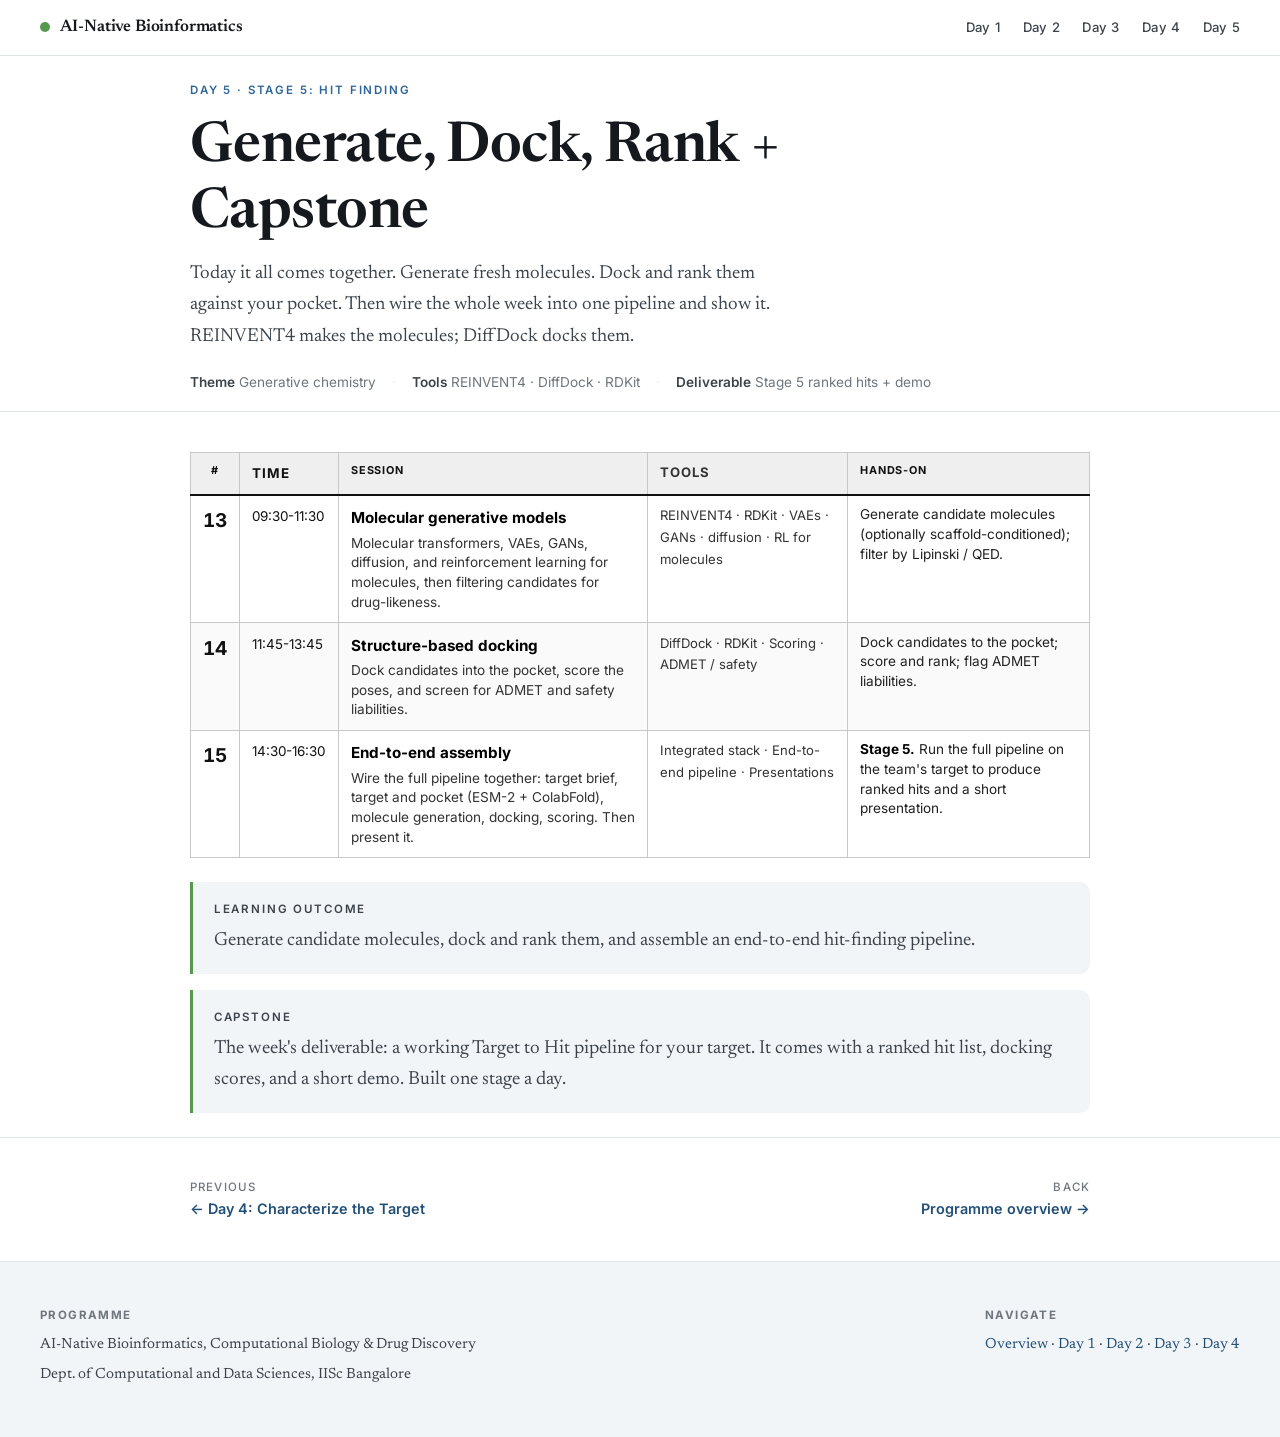
<file: day5.html>
<!DOCTYPE html>
<html lang="en">
<head>
  <meta charset="UTF-8" />
  <meta name="viewport" content="width=device-width, initial-scale=1.0" />
  <title>Day 5: Generate, Dock, Rank + Capstone · AI-Native Bioinformatics</title>
  <meta name="description" content="Day 5: Generative chemistry. Generate candidate molecules with REINVENT4, dock and rank them with DiffDock, and assemble the full end-to-end pipeline." />
  <link rel="preconnect" href="https://fonts.googleapis.com" />
  <link rel="preconnect" href="https://fonts.gstatic.com" crossorigin />
  <link href="https://fonts.googleapis.com/css2?family=Newsreader:ital,opsz,wght@0,6..72,400;0,6..72,500;0,6..72,600;1,6..72,400&family=Inter:wght@400;500;600;700&display=swap" rel="stylesheet" />
  <link rel="stylesheet" href="styles.css" />
</head>
<body class="day">

  <header class="nav">
    <div class="nav-inner">
      <a class="brand" href="index.html"><span class="dot"></span> AI-Native Bioinformatics</a>
      <nav class="nav-links">
        <a href="day1.html">Day 1</a>
        <a href="day2.html">Day 2</a>
        <a href="day3.html">Day 3</a>
        <a href="day4.html">Day 4</a>
        <a href="day5.html">Day 5</a>
      </nav>
    </div>
  </header>

  <section class="hero">
    <div class="wrap">
      <p class="eyebrow">Day 5 · Stage 5: Hit finding</p>
      <h1>Generate, Dock, Rank + Capstone</h1>
      <p class="lead prose">Today it all comes together. Generate fresh molecules. Dock and rank them
        against your pocket. Then wire the whole week into one pipeline and show it. REINVENT4 makes
        the molecules; DiffDock docks them.</p>
      <div class="meta-line">
        <span><strong>Theme</strong> Generative chemistry</span>
        <span class="sep">·</span>
        <span><strong>Tools</strong> REINVENT4 · DiffDock · RDKit</span>
        <span class="sep">·</span>
        <span><strong>Deliverable</strong> Stage 5 ranked hits + demo</span>
      </div>
    </div>
  </section>

  <section class="section">
    <div class="wrap">
      <div class="sx-wrap">
        <table class="sx">
          <thead>
            <tr>
              <th class="sx-n">#</th>
              <th class="sx-time">Time</th>
              <th>Session</th>
              <th class="sx-tools">Tools</th>
              <th>Hands-on</th>
            </tr>
          </thead>
          <tbody>
            <tr>
              <td class="sx-n">13</td>
              <td class="sx-time">09:30-11:30</td>
              <td><span class="sx-title">Molecular generative models</span><span class="sx-desc">Molecular transformers, VAEs, GANs, diffusion, and reinforcement learning for molecules, then filtering candidates for drug-likeness.</span></td>
              <td class="sx-tools">REINVENT4 · RDKit · VAEs · GANs · diffusion · RL for molecules</td>
              <td class="sx-hands">Generate candidate molecules (optionally scaffold-conditioned); filter by Lipinski / QED.</td>
            </tr>
            <tr>
              <td class="sx-n">14</td>
              <td class="sx-time">11:45-13:45</td>
              <td><span class="sx-title">Structure-based docking</span><span class="sx-desc">Dock candidates into the pocket, score the poses, and screen for ADMET and safety liabilities.</span></td>
              <td class="sx-tools">DiffDock · RDKit · Scoring · ADMET / safety</td>
              <td class="sx-hands">Dock candidates to the pocket; score and rank; flag ADMET liabilities.</td>
            </tr>
            <tr>
              <td class="sx-n">15</td>
              <td class="sx-time">14:30-16:30</td>
              <td><span class="sx-title">End-to-end assembly</span><span class="sx-desc">Wire the full pipeline together: target brief, target and pocket (ESM-2 + ColabFold), molecule generation, docking, scoring. Then present it.</span></td>
              <td class="sx-tools">Integrated stack · End-to-end pipeline · Presentations</td>
              <td class="sx-hands"><span class="sx-stage">Stage 5.</span> Run the full pipeline on the team's target to produce ranked hits and a short presentation.</td>
            </tr>
          </tbody>
        </table>
      </div>

      <div class="callout" id="outcomes">
        <p class="eyebrow">Learning outcome</p>
        <p>Generate candidate molecules, dock and rank them, and assemble an end-to-end hit-finding
          pipeline.</p>
      </div>

      <div class="callout" style="margin-top:1rem">
        <p class="eyebrow">Capstone</p>
        <p>The week's deliverable: a working Target to Hit pipeline for your target. It comes with a
          ranked hit list, docking scores, and a short demo. Built one stage a day.</p>
      </div>
    </div>
  </section>

  <section class="section">
    <div class="wrap">
      <nav class="pager">
        <a href="day4.html"><span class="small">Previous</span>← Day 4: Characterize the Target</a>
        <a class="next" href="index.html"><span class="small">Back</span>Programme overview →</a>
      </nav>
    </div>
  </section>

  <footer class="footer">
    <div class="wrap">
      <div>
        <p class="label">Programme</p>
        <p>AI-Native Bioinformatics, Computational Biology &amp; Drug Discovery</p>
        <p class="muted">Dept. of Computational and Data Sciences, IISc Bangalore</p>
      </div>
      <div>
        <p class="label">Navigate</p>
        <p><a href="index.html">Overview</a> · <a href="day1.html">Day 1</a> · <a href="day2.html">Day 2</a> · <a href="day3.html">Day 3</a> · <a href="day4.html">Day 4</a></p>
      </div>
    </div>
  </footer>

</body>
</html>
</file>
<file: styles.css>
/* ============================================================
   FDP: AI-Native Bioinformatics · course site
   Minimal academic serif theme. Shared across all pages.
   ============================================================ */

:root {
  --paper:    #ffffff;   /* white page */
  --paper-2:  #f1f5f8;   /* cool light card / panel */
  --ink:      #15181c;   /* near-black text */
  --ink-soft: #3c434a;   /* secondary text */
  --muted:    #6f767d;   /* labels, meta */
  --rule:     #e1e6ea;   /* hairlines */
  --accent:   #2e669a;   /* primary blue */
  --accent-d: #224f78;   /* darker blue (links/hover) */
  --accent-w: #e9f1f8;   /* light blue wash */
  --accent-2: #57984f;   /* secondary green */

  --serif: "Newsreader", Georgia, "Times New Roman", serif;
  --sans:  "Inter", -apple-system, BlinkMacSystemFont, "Segoe UI", Roboto, sans-serif;

  --measure: 70ch;
  --wide: 980px;
  --shell: 1280px;
  --pad: clamp(1.25rem, 5vw, 2.5rem);
}

* { box-sizing: border-box; }

html { scroll-behavior: smooth; }

body {
  margin: 0;
  background: var(--paper);
  color: var(--ink);
  font-family: var(--serif);
  font-size: 19px;
  line-height: 1.65;
  font-weight: 400;
  -webkit-font-smoothing: antialiased;
  text-rendering: optimizeLegibility;
}

/* ---------- layout ---------- */
.wrap { max-width: var(--wide); margin: 0 auto; padding: 0 var(--pad); }
.section { padding: clamp(2.75rem, 7vw, 5rem) 0; border-top: 1px solid var(--rule); }
.section:first-of-type { border-top: none; }
.prose { max-width: var(--measure); }
.prose p { margin: 0 0 1.1rem; color: var(--ink-soft); }

/* ---------- type ---------- */
h1, h2, h3, h4 { font-weight: 500; line-height: 1.18; color: var(--ink); margin: 0 0 .5rem; letter-spacing: -0.01em; }
h1 { font-size: clamp(2.3rem, 5.5vw, 3.5rem); font-weight: 600; }
h2 { font-size: clamp(1.6rem, 3.5vw, 2.15rem); }
h3 { font-size: 1.28rem; }
a { color: var(--accent-d); text-decoration: none; text-underline-offset: 3px; text-decoration-thickness: 1px; }
a:hover { text-decoration: underline; }

.eyebrow {
  font-family: var(--sans);
  font-size: .72rem;
  font-weight: 600;
  letter-spacing: .16em;
  text-transform: uppercase;
  color: var(--accent);
  margin: 0 0 .9rem;
}
.lead { font-size: 1.18rem; color: var(--ink-soft); }
.muted { color: var(--muted); }

/* ---------- top nav ---------- */
.nav {
  position: sticky; top: 0; z-index: 50;
  background: color-mix(in srgb, var(--paper) 88%, transparent);
  backdrop-filter: saturate(180%) blur(8px);
  border-bottom: 1px solid var(--rule);
}
.nav-inner { max-width: var(--shell); margin: 0 auto; padding: .85rem var(--pad);
  display: flex; align-items: center; justify-content: space-between; gap: 1rem; }
.brand { font-family: var(--serif); font-weight: 600; font-size: 1.05rem; letter-spacing: -0.01em; color: var(--ink); display: flex; align-items: center; gap: .6rem; }
.brand:hover { text-decoration: none; }
.brand .dot { width: 10px; height: 10px; border-radius: 50%; background: var(--accent-2); display: inline-block; }
.nav-links { display: flex; gap: 1.4rem; font-family: var(--sans); font-size: .82rem; font-weight: 500; letter-spacing: .02em; }
.nav-links a { color: var(--ink-soft); }
.nav-links a:hover { color: var(--accent-d); text-decoration: none; }
@media (max-width: 640px) { .nav-links { display: none; } }

/* ---------- hero ---------- */
.hero { padding: clamp(3rem, 9vw, 6rem) 0 clamp(2rem, 5vw, 3.5rem); }
.hero h1 { max-width: 18ch; }
.hero .lead { max-width: 60ch; margin-top: 1rem; }
.meta-line { font-family: var(--sans); font-size: .85rem; color: var(--muted); margin-top: 1.6rem;
  display: flex; flex-wrap: wrap; gap: .55rem 1rem; align-items: center; }
.meta-line .sep { color: var(--rule); }
.meta-line strong { color: var(--ink-soft); font-weight: 600; }

.btn-row { display: flex; flex-wrap: wrap; gap: .7rem; margin-top: 2rem; }
.btn {
  font-family: var(--sans); font-size: .85rem; font-weight: 600; letter-spacing: .01em;
  padding: .62rem 1.1rem; border-radius: 999px; border: 1px solid var(--accent);
  color: #fff; background: var(--accent); transition: background .15s, transform .15s;
}
.btn:hover { background: var(--accent-d); text-decoration: none; transform: translateY(-1px); }
.btn.ghost { background: transparent; color: var(--accent-d); }
.btn.ghost:hover { background: var(--accent-w); }

/* ---------- pipeline ---------- */
.pipeline { list-style: none; margin: 2rem 0 0; padding: 0; counter-reset: stage; }
.stage {
  position: relative; padding: 1.25rem 0 1.25rem 3.4rem; border-top: 1px solid var(--rule);
}
.stage:last-child { border-bottom: 1px solid var(--rule); }
.stage::before {
  counter-increment: stage; content: counter(stage);
  position: absolute; left: 0; top: 1.15rem;
  width: 2.2rem; height: 2.2rem; border-radius: 50%;
  display: grid; place-items: center;
  font-family: var(--sans); font-weight: 600; font-size: .9rem;
  color: var(--accent-d); background: var(--accent-w); border: 1px solid var(--rule);
}
.stage h3 { margin: 0 0 .15rem; font-size: 1.16rem; }
.stage .stage-day { font-family: var(--sans); font-size: .72rem; font-weight: 600; letter-spacing: .12em;
  text-transform: uppercase; color: var(--accent); }
.stage p { margin: .25rem 0 0; color: var(--ink-soft); }
.stage .tools { font-family: var(--sans); font-size: .8rem; color: var(--muted); margin-top: .4rem; }

/* ---------- grid of day cards ---------- */
.cards { display: grid; grid-template-columns: repeat(auto-fill, minmax(270px, 1fr)); gap: 1.1rem; margin-top: 2rem; }
.card {
  display: block; background: var(--paper-2); border: 1px solid var(--rule); border-radius: 12px;
  padding: 1.4rem 1.45rem; transition: transform .16s, box-shadow .16s, border-color .16s; color: inherit;
}
.card:hover { text-decoration: none; transform: translateY(-3px); box-shadow: 0 10px 30px -18px rgba(46,102,154,.35); border-color: #cdd8e2; }
.card .card-day { font-family: var(--sans); font-size: .72rem; font-weight: 700; letter-spacing: .14em;
  text-transform: uppercase; color: var(--accent); }
.card h3 { margin: .45rem 0 .5rem; font-size: 1.24rem; }
.card p { margin: 0; font-size: .95rem; color: var(--ink-soft); line-height: 1.5; }
.card .card-go { font-family: var(--sans); font-size: .82rem; font-weight: 600; color: var(--accent-d); margin-top: .85rem; display: inline-block; }

/* ---------- tables ---------- */
.tbl { width: 100%; border-collapse: collapse; margin-top: 1.6rem; font-size: .95rem; }
.tbl th, .tbl td { text-align: left; padding: .7rem .9rem; border-bottom: 1px solid var(--rule); vertical-align: top; }
.tbl thead th { font-family: var(--sans); font-size: .74rem; font-weight: 700; letter-spacing: .08em;
  text-transform: uppercase; color: var(--muted); }
.tbl tbody tr:hover { background: var(--paper-2); }
.tbl td.time { font-family: var(--sans); font-size: .86rem; color: var(--ink-soft); white-space: nowrap; }

/* ---------- session blocks (day pages) ---------- */
.session { border-top: 1px solid var(--rule); padding: 2rem 0; }
.session:first-of-type { border-top: none; padding-top: 1rem; }
.session-head { display: flex; flex-wrap: wrap; align-items: baseline; gap: .4rem 1rem; }
.session-tag { font-family: var(--sans); font-weight: 700; font-size: .74rem; letter-spacing: .12em;
  text-transform: uppercase; color: var(--accent); }
.session-time { font-family: var(--sans); font-size: .82rem; color: var(--muted); }
.session h3 { margin: .5rem 0 .65rem; font-size: 1.34rem; }
.session .handson {
  background: var(--accent-w); border: 1px solid #d4dfe8; border-radius: 10px;
  padding: .85rem 1rem; margin-top: 1rem; font-size: .95rem; color: var(--ink-soft);
}
.session .handson strong { font-family: var(--sans); font-size: .72rem; font-weight: 700; letter-spacing: .1em;
  text-transform: uppercase; color: var(--accent-d); display: block; margin-bottom: .3rem; }

.tags { display: flex; flex-wrap: wrap; gap: .4rem; margin-top: .8rem; }
.tag { font-family: var(--sans); font-size: .76rem; font-weight: 500; color: var(--ink-soft);
  background: var(--paper-2); border: 1px solid var(--rule); border-radius: 999px; padding: .25rem .7rem; }
.tag.tool { color: var(--accent-d); background: #fff; border-color: #cdd8e2; }

/* ---------- compact session table (day pages, monochrome) ---------- */
.sx-wrap { margin: 1.6rem 0 0; overflow-x: auto; }
.sx { width: 100%; border-collapse: collapse; min-width: 680px; font-family: var(--sans); color: #111; }
.sx th, .sx td { border: 1px solid #c8c8c8; padding: .6rem .75rem; text-align: left; vertical-align: top; }
.sx thead th { font-size: .68rem; font-weight: 700; letter-spacing: .07em; text-transform: uppercase;
  color: #111; background: #efefef; border-bottom: 2px solid #111; white-space: nowrap; }
.sx tbody tr:nth-child(even) { background: #fafafa; }
.sx .sx-n { width: 2rem; text-align: center; font-weight: 700; font-variant-numeric: tabular-nums; }
.sx .sx-time { width: 6.2rem; white-space: nowrap; font-size: .84rem; }
.sx .sx-title { display: block; font-weight: 700; font-size: .95rem; margin-bottom: .2rem; color: #000; }
.sx .sx-desc { display: block; font-size: .85rem; line-height: 1.45; color: #333; }
.sx .sx-tools { width: 12.5rem; font-size: .82rem; color: #333; }
.sx .sx-hands { font-size: .85rem; line-height: 1.45; color: #222; }
.sx .sx-stage { font-weight: 700; color: #000; }

/* ---------- callout / outcome ---------- */
.callout {
  border-left: 3px solid var(--accent-2); background: var(--paper-2);
  padding: 1.1rem 1.3rem; border-radius: 0 10px 10px 0; margin-top: 1.5rem;
}
.callout .eyebrow { margin-bottom: .4rem; }
.callout p { margin: 0; color: var(--ink-soft); }

/* ---------- definition lists / setup ---------- */
.deflist { margin-top: 1.5rem; }
.deflist .row { display: grid; grid-template-columns: 200px 1fr; gap: 1rem; padding: .75rem 0; border-top: 1px solid var(--rule); }
.deflist .row:last-child { border-bottom: 1px solid var(--rule); }
.deflist dt { font-family: var(--sans); font-size: .82rem; font-weight: 600; color: var(--ink); letter-spacing: .01em; padding-top: .1rem; }
.deflist dd { margin: 0; color: var(--ink-soft); font-size: .97rem; }
@media (max-width: 600px) { .deflist .row { grid-template-columns: 1fr; gap: .2rem; } }

/* ---------- prev / next ---------- */
.pager { display: flex; justify-content: space-between; gap: 1rem; margin-top: 1rem; }
.pager a { font-family: var(--sans); font-size: .9rem; font-weight: 600; color: var(--accent-d); }
.pager .small { display: block; font-weight: 500; font-size: .72rem; letter-spacing: .1em; text-transform: uppercase; color: var(--muted); }
.pager .next { text-align: right; margin-left: auto; }

/* ---------- footer ---------- */
.footer { border-top: 1px solid var(--rule); background: var(--paper-2); padding: 2.75rem 0; margin-top: 1rem; }
.footer .wrap { display: flex; flex-wrap: wrap; gap: 1.5rem 3rem; justify-content: space-between; }
.footer p { margin: 0 0 .35rem; font-size: .92rem; color: var(--ink-soft); }
.footer .label { font-family: var(--sans); font-size: .72rem; font-weight: 700; letter-spacing: .12em;
  text-transform: uppercase; color: var(--muted); margin-bottom: .5rem; }
.footer a { color: var(--accent-d); }

/* ---------- misc ---------- */
.kicker-rule { width: 44px; height: 3px; background: var(--accent-2); border-radius: 2px; margin: 0 0 1.5rem; }
hr.soft { border: none; border-top: 1px solid var(--rule); margin: 2.5rem 0; }
.note { font-size: .88rem; color: var(--muted); font-style: italic; }

/* ---------- day pages: tighter vertical rhythm ---------- */
.day .hero { padding: 1.6rem 0 1.1rem; }
.day .hero .lead { margin-top: .7rem; }
.day .meta-line { margin-top: 1rem; }
.day .section { padding: 1.5rem 0; }
.day .sx-wrap { margin-top: 1rem; }

/* ---------- home page: tighter vertical rhythm ---------- */
.home .hero { padding: 2rem 0 1.5rem; }
.home .hero .lead { margin-top: .8rem; }
.home .hero .meta-line { margin-top: 1.1rem; }
.home .hero .btn-row { margin-top: 1.4rem; }
.home .section { padding: 2.25rem 0; }

/* ---------- shell + sticky side navigation ---------- */
.shell { max-width: var(--shell); margin: 0 auto; }
.content { min-width: 0; }
.sidenav { display: none; }
.footer .wrap { max-width: var(--shell); }

@media (min-width: 1080px) {
  .shell { display: grid; grid-template-columns: 200px minmax(0, 1fr); gap: 2.5rem;
    align-items: start; padding: 0 var(--pad); }
  .content .wrap { max-width: none; padding-left: 0; padding-right: 0; }
  .sidenav { display: block; position: sticky; top: 4.5rem; align-self: start; padding-top: 2rem; }
}
.sidenav-label { font-family: var(--sans); font-size: .68rem; font-weight: 700; letter-spacing: .12em;
  text-transform: uppercase; color: var(--muted); margin: 0 0 .7rem; }
.sidenav ul { list-style: none; margin: 0; padding: 0; border-left: 1px solid var(--rule); }
.sidenav a { display: block; font-family: var(--sans); font-size: .85rem; color: var(--ink-soft);
  padding: .3rem 0 .3rem .9rem; margin-left: -1px; border-left: 2px solid transparent; line-height: 1.3; }
.sidenav a span { display: block; font-size: .72rem; color: var(--muted); margin-top: .05rem; }
.sidenav a:hover { color: var(--accent-d); text-decoration: none; border-left-color: var(--rule); }
.sidenav a.is-active { color: var(--accent-d); font-weight: 600; border-left-color: var(--accent); }
.sidenav a.is-active span { color: var(--accent); }

@media print {
  .nav, .btn-row, .pager { display: none; }
  body { font-size: 12pt; }
  a { color: inherit; text-decoration: none; }
}
</file>
